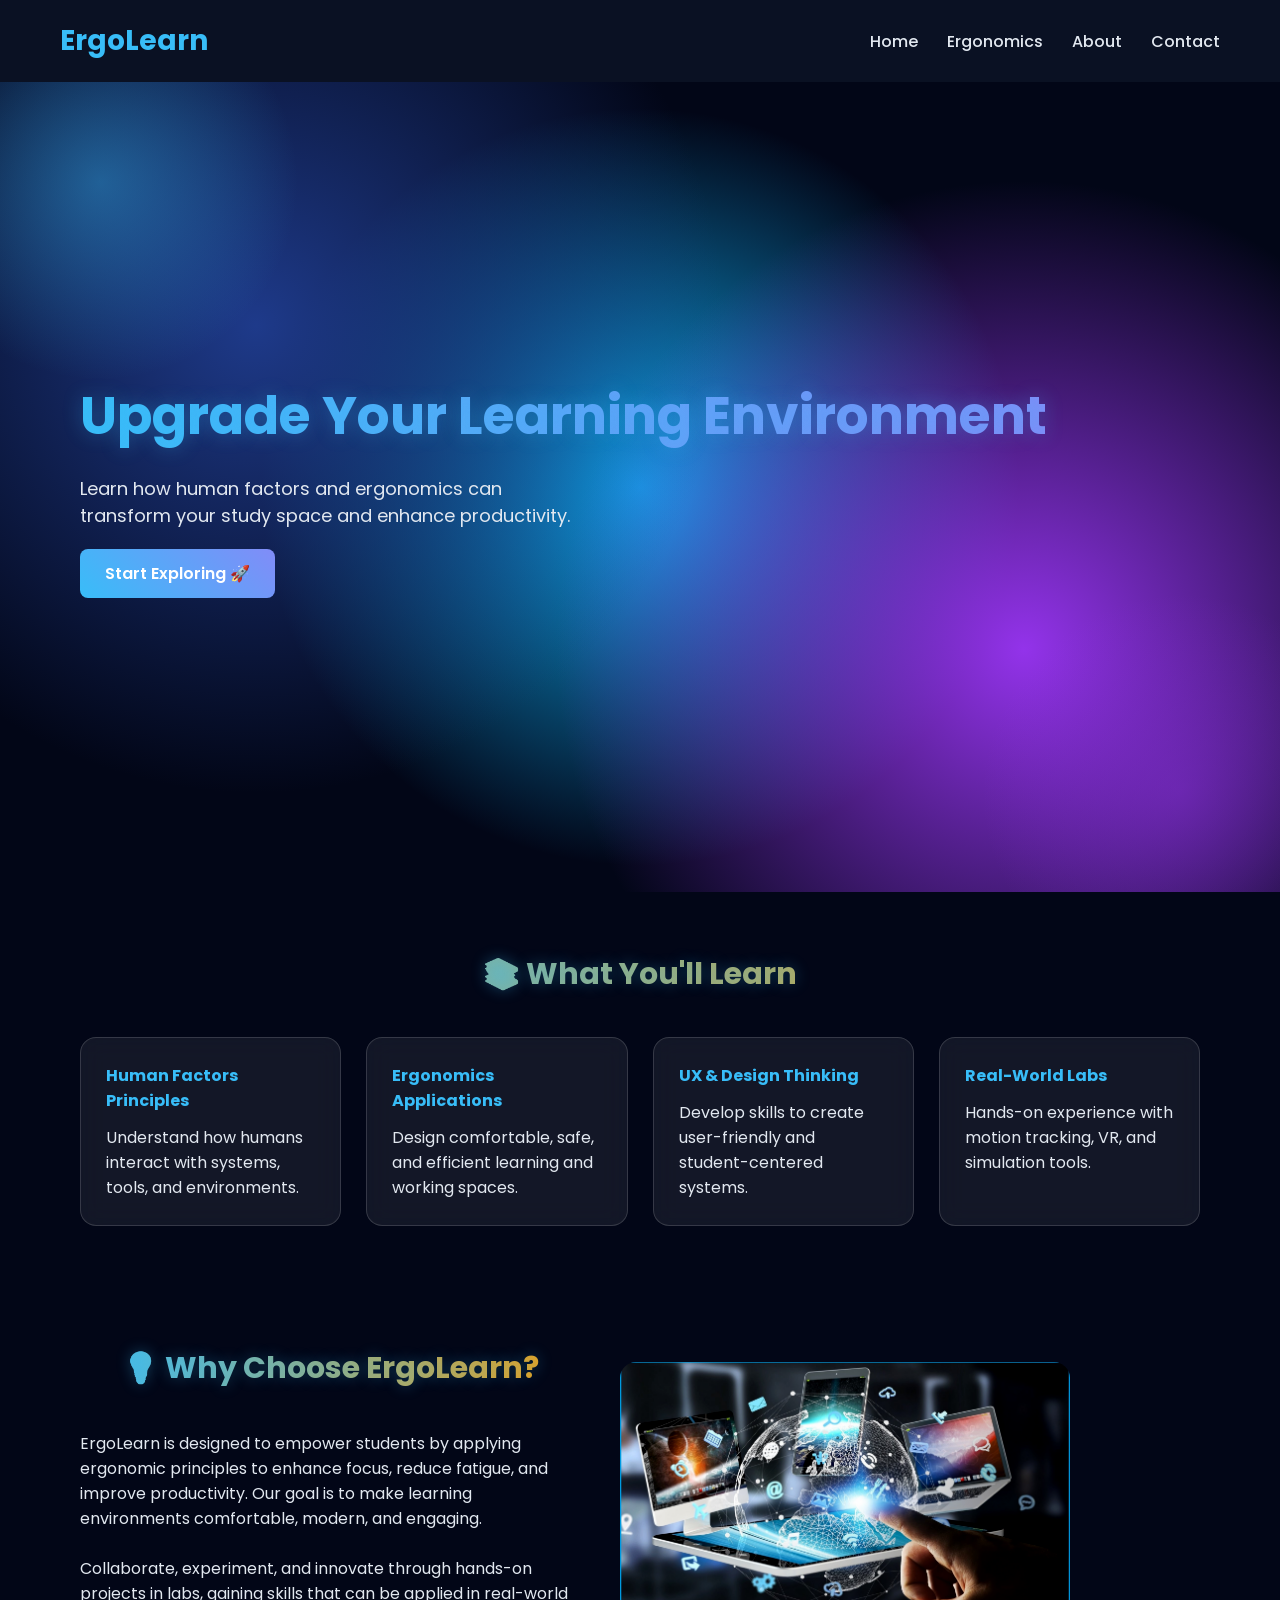
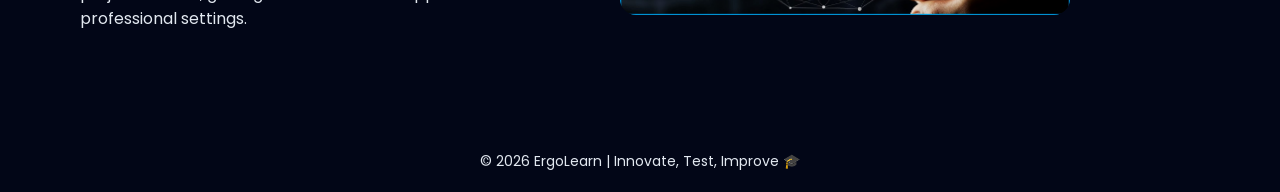
<file: index.html>
<!doctype html>
<html lang="en">
  <head>
    <meta charset="UTF-8" />
    <meta name="viewport" content="width=device-width, initial-scale=1.0" />
    <meta name="description" content="ErgoLearn helps students improve productivity through ergonomics and human factors." />
    <title>ErgoLearn | Human Factors & Ergonomics</title>

    <link rel="stylesheet" href="style.css"/>
    <link href="https://fonts.googleapis.com/css2?family=Poppins:wght@300;400;600&display=swap" rel="stylesheet"/>
    <link rel="icon" href="favicon.ico" />
  </head>

  <body>

    <header>

      <h1>ErgoLearn</h1>

      <nav>
        <a href="home.html" class="active">Home</a>
        <a href="ergonomics.html">Ergonomics</a>
        <a href="about.html">About</a>
        <a href="contact.html">Contact</a>
      </nav>

    </header>

    <section class="hero">
      <div class="hero-content">

        <h2>Upgrade Your Learning Environment</h2>

        <p>
          Learn how human factors and ergonomics can transform your study space
          and enhance productivity.
        </p>

        <button
          class="btn" onclick="document.getElementById('what-youll-learn').scrollIntoView({ behavior: 'smooth' })">
          Start Exploring 🚀
        </button>

      </div>
    </section>

    <section class="section" id="what-youll-learn">
      <h3>📚 What You'll Learn</h3>
      <div class="cards glass-cards">
        <div class="card">

          <h4>Human Factors Principles</h4>
          
          <p>
            Understand how humans interact with systems, tools, and environments.
          </p>

        </div>

        <div class="card">

          <h4>Ergonomics Applications</h4>

          <p>
            Design comfortable, safe, and efficient learning and working spaces.
          </p>

        </div>

        <div class="card">

          <h4>UX & Design Thinking</h4>

          <p>
            Develop skills to create user-friendly and student-centered systems.
          </p>

        </div>

        <div class="card">

          <h4>Real-World Labs</h4>

          <p>
            Hands-on experience with motion tracking, VR, and simulation tools.
          </p>

        </div>
      </div>
    </section>

    <section class="section about">
      <div class="about-text">

        <h3>💡 Why Choose ErgoLearn?</h3>
        
        <p>
          ErgoLearn is designed to empower students by applying ergonomic
          principles to enhance focus, reduce fatigue, and improve productivity.
          Our goal is to make learning environments comfortable, modern, and
          engaging.
        </p>
        <br/>
        <p>
          Collaborate, experiment, and innovate through hands-on projects in
          labs, gaining skills that can be applied in real-world professional
          settings.
        </p>
        
      </div>
      <img src="images/796f60e4-62a6-4f78-8976-dd2483066a4a.jfif" alt="students learning in lab" class="about-img"/>
    </section>

    <footer class="footer">
      <p>© 2026 ErgoLearn | Innovate, Test, Improve 🎓</p>
    </footer>
    
  </body>

</html>
</file>
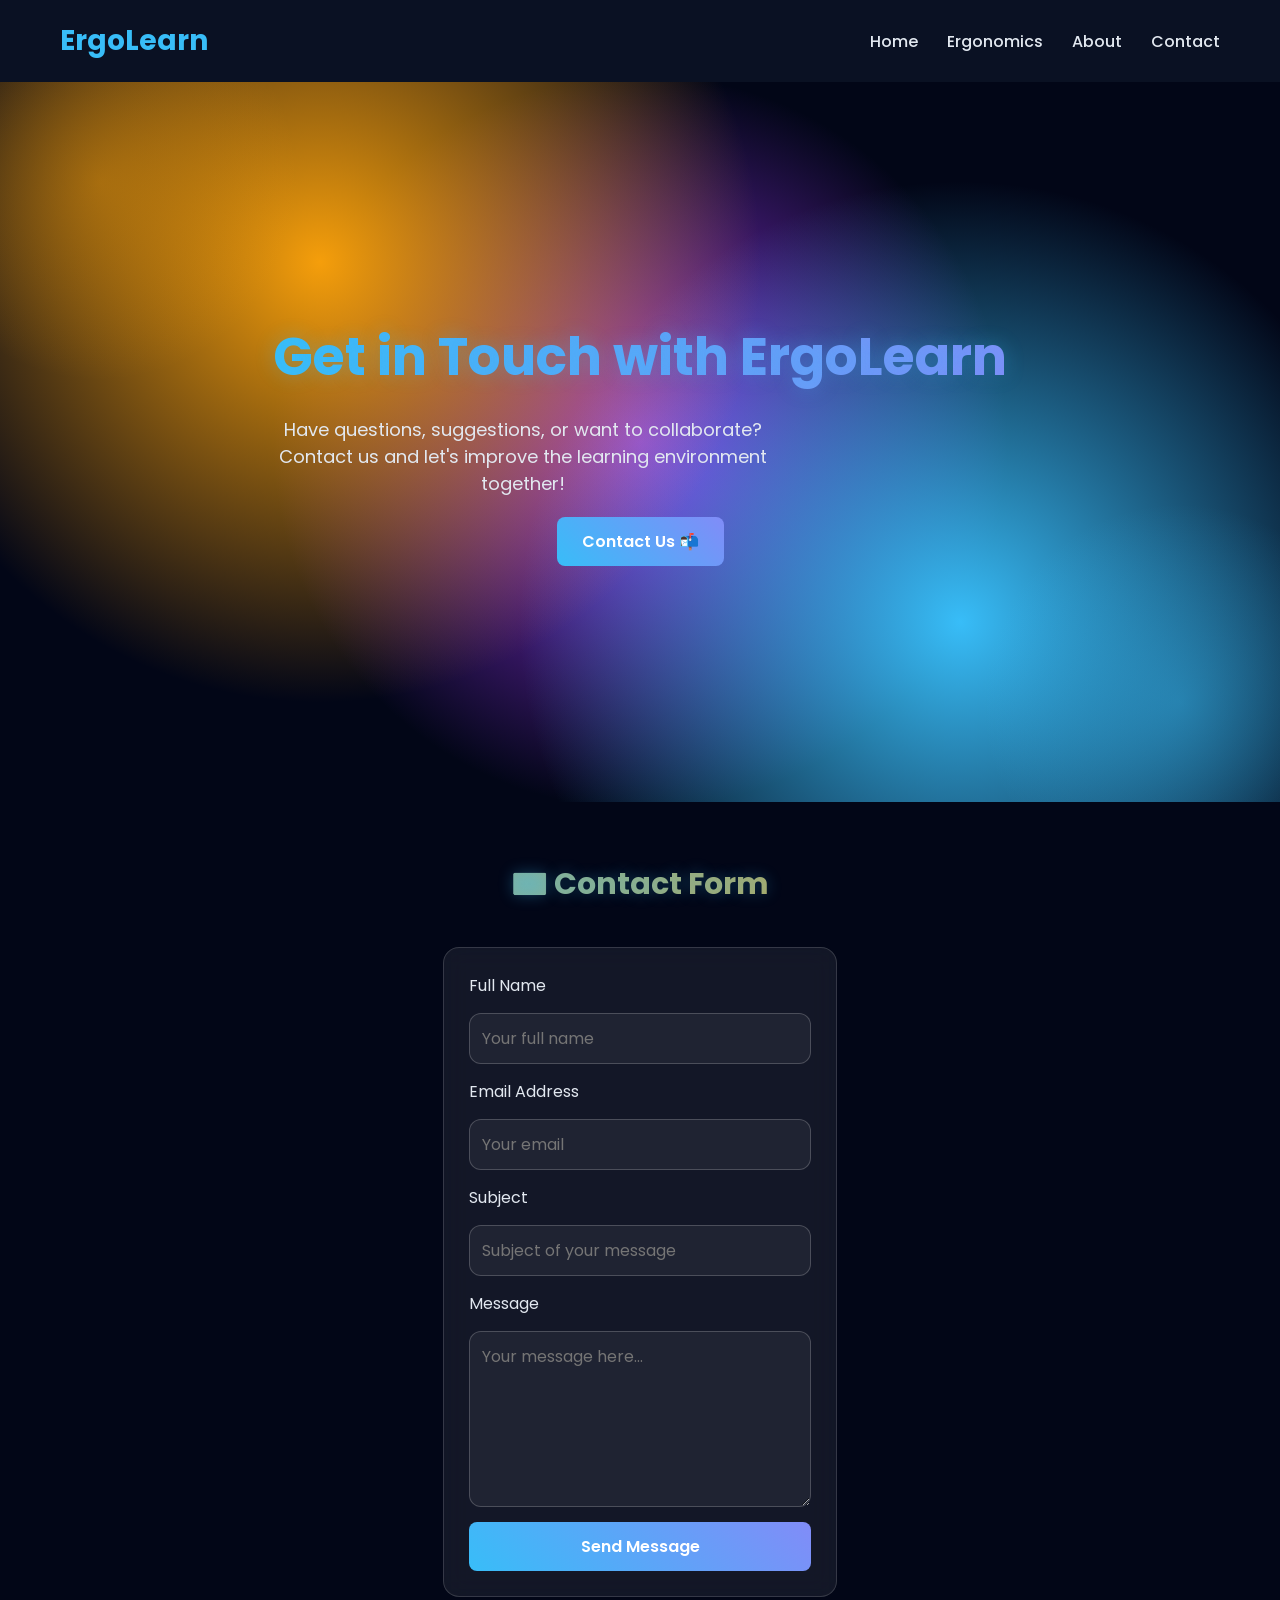
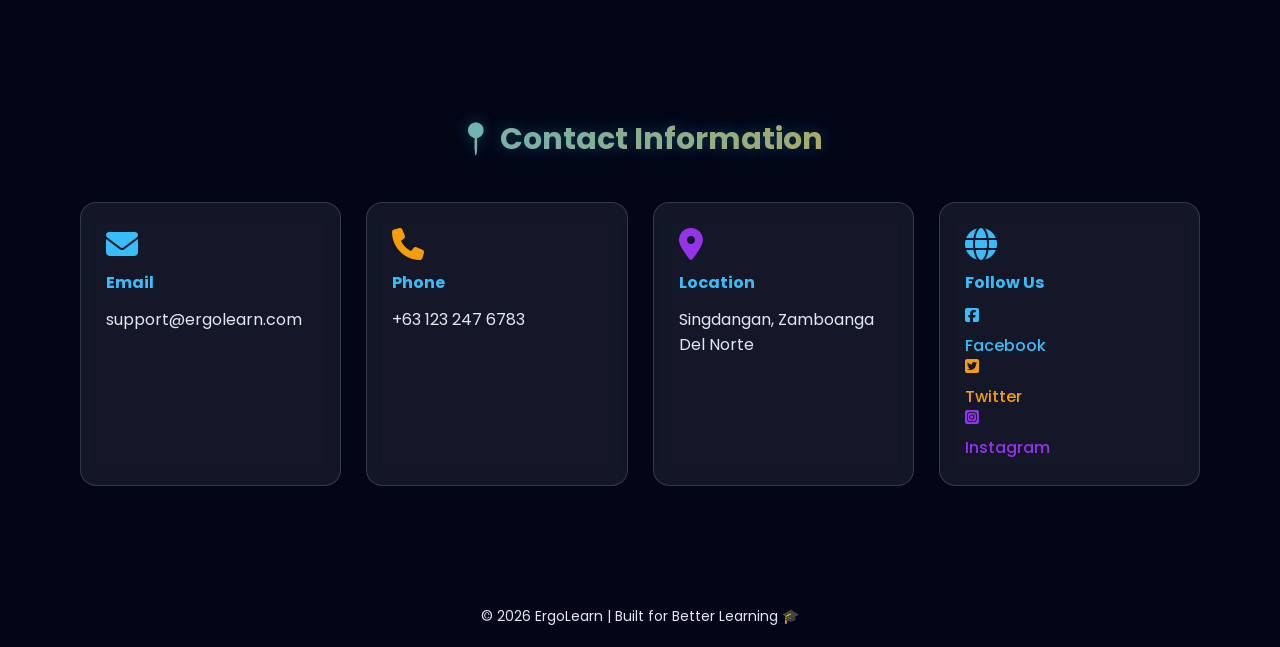
<file: contact.html>
<!doctype html>
<html lang="en">
  <head>
    <meta charset="UTF-8" />
    <meta name="viewport" content="width=device-width, initial-scale=1.0" />
    <title>Contact | ErgoLearn</title>

    <link rel="stylesheet" href="style.css"/>
    <link href="https://fonts.googleapis.com/css2?family=Poppins:wght@300;400;600&display=swap" rel="stylesheet"/>
    <link rel="stylesheet" href="https://cdnjs.cloudflare.com/ajax/libs/font-awesome/6.5.0/css/all.min.css" />
  </head>

  <body>

    <header>

      <h1>ErgoLearn</h1>

      <nav>
        <a href="home.html">Home</a>
        <a href="ergonomics.html">Ergonomics</a>
        <a href="about.html">About</a>
        <a href="contact.html">Contact</a>
      </nav>

    </header>

    <section class="hero contact-hero">
      <div class="hero-content">

        <h2>Get in Touch with ErgoLearn</h2>

        <p>
          Have questions, suggestions, or want to collaborate? Contact us and
          let's improve the learning environment together!
        </p>

        <button class="btn" onclick="document.getElementById('contact-form').scrollIntoView({ behavior: 'smooth' })">
          Contact Us 📬
        </button>

      </div>
    </section>

    <section class="section" id="contact-form">
      <h3>✉️ Contact Form</h3>
      <div class="cards glass-cards">

        <form class="card" action="#" method="POST">

          <label for="name">Full Name</label>
          <input
            type="text"
            id="name"
            name="name"
            placeholder="Your full name"
            required
          />

          <label for="email">Email Address</label>
          <input
            type="email"
            id="email"
            name="email"
            placeholder="Your email"
            required
          />

          <label for="subject">Subject</label>
          <input
            type="text"
            id="subject"
            name="subject"
            placeholder="Subject of your message"
            required
          />

          <label for="message">Message</label>
          <textarea
            id="message"
            name="message"
            rows="6"
            placeholder="Your message here..."
            required
          ></textarea>

          <button type="submit" class="btn">Send Message</button>

        </form>
      </div>
    </section>

    <section class="section contact-info">
      <h3>📍 Contact Information</h3>
      <div class="cards glass-cards">

        <div class="card">
          <i class="fas fa-envelope fa-2x" style="color: #38bdf8"></i>
          <h4>Email</h4>
          <p>support@ergolearn.com</p>
        </div>

        <div class="card">
          <i class="fas fa-phone fa-2x" style="color: #f59e0b"></i>
          <h4>Phone</h4>
          <p>+63 123 247 6783</p>
        </div>

        <div class="card">
          <i class="fas fa-map-marker-alt fa-2x" style="color: #9333ea"></i>
          <h4>Location</h4>
          <p>Singdangan, Zamboanga Del Norte</p>
        </div>

        <div class="card">
          <i class="fas fa-globe fa-2x" style="color: #38bdf8"></i>
          <h4>Follow Us</h4>

          <p>
            <a href="#" style="color: #38bdf8"
              ><i class="fab fa-facebook-square"></i> Facebook</a
            ><br />
            <a href="#" style="color: #f59e0b"
              ><i class="fab fa-twitter-square"></i> Twitter</a
            ><br />
            <a href="#" style="color: #9333ea"
              ><i class="fab fa-instagram-square"></i> Instagram</a
            >
          </p>

        </div>
      </div>
    </section>

    <footer class="footer">
      <p>© 2026 ErgoLearn | Built for Better Learning 🎓</p>
    </footer>

  </body>

</html>
</file>
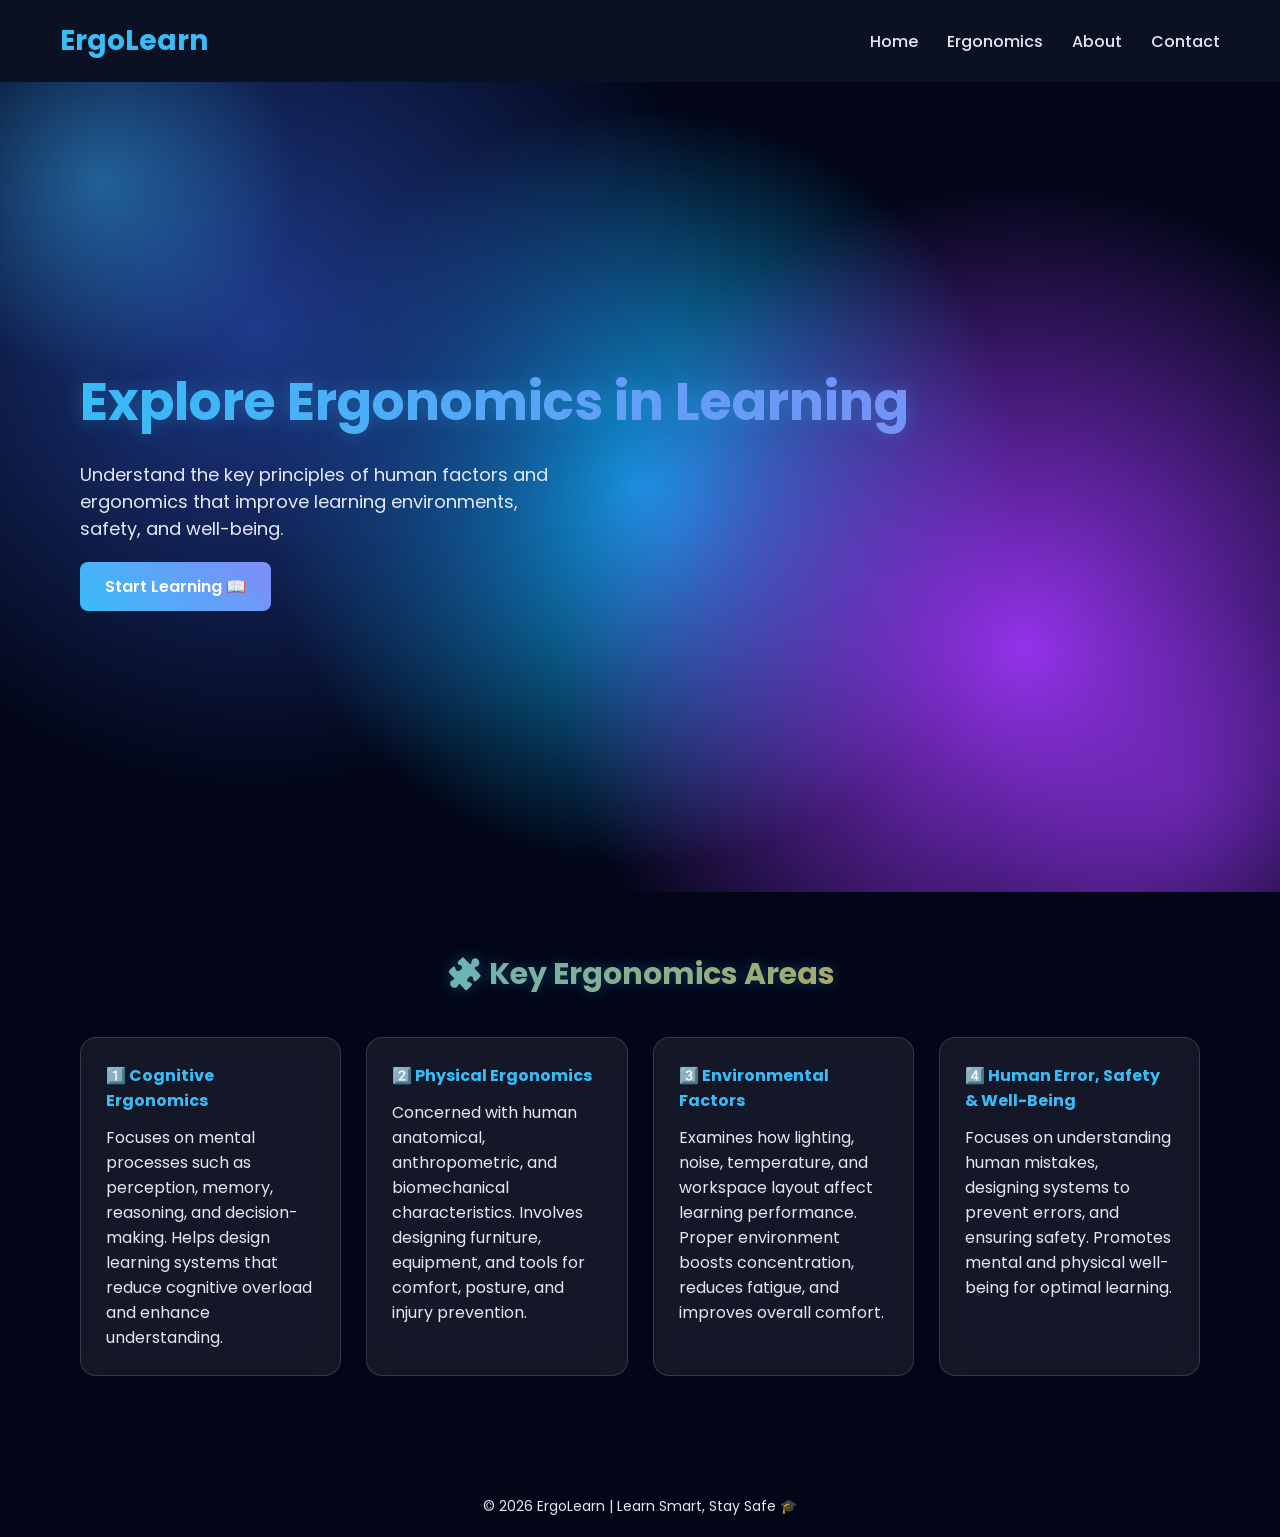
<file: ergonomics.html>
<!doctype html>
<html lang="en">
  <head>
    <meta charset="UTF-8" />
    <meta name="viewport" content="width=device-width, initial-scale=1.0" />
    <title>Ergonomics | ErgoLearn</title>

    <link rel="stylesheet" href="style.css"/>
    <link href="https://fonts.googleapis.com/css2?family=Poppins:wght@300;400;600&display=swap" rel="stylesheet"/>
  </head>

  <body>

    <header>

      <h1>ErgoLearn</h1>

      <nav>
        <a href="home.html">Home</a>
        <a href="ergonomics.html">Ergonomics</a>
        <a href="about.html">About</a>
        <a href="contact.html">Contact</a>
      </nav>

    </header>

    <section class="hero ergonomics-hero">
      <div class="hero-content">

        <h2>Explore Ergonomics in Learning</h2>

        <p>
          Understand the key principles of human factors and ergonomics that
          improve learning environments, safety, and well-being.
        </p>

        <button
          class="btn" onclick="document.getElementById('erg-cards').scrollIntoView({ behavior: 'smooth' })">
          Start Learning 📖
        </button>

      </div>
    </section>

    <section class="section" id="erg-cards">
      <h3>🧩 Key Ergonomics Areas</h3>
      <div class="cards glass-cards">
        
        <div class="card">

          <h4>1️⃣ Cognitive Ergonomics</h4>

          <p>
            Focuses on mental processes such as perception, memory, reasoning, and decision-making. Helps design learning systems that reduce cognitive overload and enhance understanding.
          </p>

        </div>

        <div class="card">

          <h4>2️⃣ Physical Ergonomics</h4>

          <p>
            Concerned with human anatomical, anthropometric, and biomechanical characteristics. Involves designing furniture, equipment, and tools for comfort, posture, and injury prevention.
          </p>

        </div>

        <div class="card">

          <h4>3️⃣ Environmental Factors</h4>

          <p>
            Examines how lighting, noise, temperature, and workspace layout affect learning performance. Proper environment boosts concentration, reduces fatigue, and improves overall comfort.
          </p>

        </div>

        <div class="card">

          <h4>4️⃣ Human Error, Safety & Well-Being</h4>

          <p>
            Focuses on understanding human mistakes, designing systems to prevent errors, and ensuring safety. Promotes mental and physical well-being for optimal learning.
          </p>

        </div>

      </div>
    </section>

    <footer class="footer">
      <p>© 2026 ErgoLearn | Learn Smart, Stay Safe 🎓</p>
    </footer>

  </body>

</html>
</file>
<file: style.css>
* {
  margin: 0;
  padding: 0;
  box-sizing: border-box;
  font-family: "Poppins", sans-serif;
}

body {
  background: #020617;
  color: #e2e8f0;
  scroll-behavior: smooth;
}

header {
  position: sticky;
  top: 0;
  backdrop-filter: blur(10px);
  background: rgba(15, 23, 42, 0.7);
  display: flex;
  justify-content: space-between;
  align-items: center;
  padding: 20px 60px;
  z-index: 1000;
}

header h1 {
  color: #38bdf8;
  font-size: 28px;
}

nav a {
  color: #e2e8f0;
  margin-left: 25px;
  text-decoration: none;
  font-weight: 500;
  transition: 0.3s;
}

nav a:hover {
  color: #38bdf8;
}

.hero {
  height: 90vh;
  display: flex;
  align-items: center;
  padding: 0 80px;
  position: relative;
  overflow: hidden;
  background:
    radial-gradient(circle at 20% 30%, #1e3a8a, transparent 40%),
    radial-gradient(circle at 80% 70%, #9333ea, transparent 40%),
    radial-gradient(circle at 50% 50%, #0ea5e9, transparent 50%), #020617;
}

.hero::before,
.hero::after {
  content: "";
  position: absolute;
  width: 400px;
  height: 400px;
  border-radius: 50%;
  animation: float 10s infinite alternate ease-in-out;
}

.hero::before {
  background: radial-gradient(circle, rgba(56, 189, 248, 0.4), transparent 70%);
  top: -100px;
  left: -100px;
}

.hero::after {
  background: radial-gradient(circle, rgba(147, 51, 234, 0.4), transparent 70%);
  bottom: -100px;
  right: -100px;
  animation-delay: 3s;
}

@keyframes float {
  from {
    transform: translate(0, 0);
  }
  to {
    transform: translate(50px, 50px);
  }
}

.hero-content h2 {
  font-size: 52px;
  background: linear-gradient(to right, #38bdf8, #818cf8);
  -webkit-background-clip: text;
  color: transparent;
  text-shadow: 0 0 20px rgba(56, 189, 248, 0.3);
}

.hero-content p {
  margin: 20px 0;
  max-width: 500px;
  font-size: 18px;
  line-height: 1.5;
}

.btn {
  padding: 12px 25px;
  border: none;
  background: linear-gradient(45deg, #38bdf8, #818cf8);
  color: white;
  border-radius: 8px;
  cursor: pointer;
  font-weight: 600;
  font-size: 16px;
  transition: 0.3s;
}

.btn:hover {
  transform: scale(1.05);
  box-shadow: 0 0 15px #38bdf8;
}

.section {
  padding: 60px 80px;
}

.section h3 {
  text-align: center;
  margin-bottom: 40px;
  font-size: 30px;
  background: linear-gradient(to right, #38bdf8, #f59e0b);
  -webkit-background-clip: text;
  color: transparent;
  text-shadow: 0 0 15px rgba(56, 189, 248, 0.3);
}

.cards {
  display: grid;
  grid-template-columns: repeat(auto-fit, minmax(250px, 1fr));
  gap: 25px;
}

.card {
  background: rgba(255, 255, 255, 0.05);
  border-radius: 16px;
  padding: 25px;
  backdrop-filter: blur(12px);
  border: 1px solid rgba(255, 255, 255, 0.1);
  transition: 0.3s;
}

.card:hover {
  transform: translateY(-10px) scale(1.03);
  box-shadow: 0 0 25px rgba(56, 189, 248, 0.4);
  background: rgba(255, 255, 255, 0.12);
}

.card h4 {
  margin-bottom: 12px;
  color: #38bdf8;
}

.about {
  display: flex;
  flex-wrap: wrap;
  align-items: center;
  gap: 40px;
}

.about-text {
  max-width: 500px;
}

.about-img {
  width: 100%;
  max-width: 450px;
  border-radius: 16px;
  filter: brightness(0.95) contrast(1.1);
  transition: 0.3s;
}

.about-img:hover {
  transform: scale(1.03);
  box-shadow: 0 0 25px rgba(56, 189, 248, 0.3);
}

.glass-cards .card {
  background: rgba(255, 255, 255, 0.07);
  border-radius: 16px;
  padding: 25px;
  backdrop-filter: blur(12px);
  border: 1px solid rgba(255, 255, 255, 0.15);
  transition: 0.3s;
}

.glass-cards .card:hover {
  transform: translateY(-10px) scale(1.03);
  box-shadow: 0 0 25px rgba(56, 189, 248, 0.4);
  background: rgba(255, 255, 255, 0.12);
}

.glass-cards .card h4 {
  color: #38bdf8;
}

.footer {
  text-align: center;
  padding: 20px;
  background: #020617;
  margin-top: 40px;
  font-size: 14px;
}

@media (max-width: 900px) {
  header {
    padding: 20px 30px;
  }

  .hero-content h2 {
    font-size: 40px;
  }

  .hero-content p {
    max-width: 100%;
  }

  .section {
    padding: 40px 30px;
  }

  .about {
    flex-direction: column;
  }
}

@media (max-width: 500px) {
  header {
    flex-direction: column;
    gap: 10px;
  }

  nav a {
    margin-left: 0;
    margin-right: 20px;
  }

  .hero-content h2 {
    font-size: 32px;
  }

  .hero-content p {
    font-size: 16px;
  }

  .btn {
    width: 100%;
    text-align: center;
  }
}

.contact-hero {
  background:
    radial-gradient(circle at 25% 25%, #f59e0b, transparent 40%),
    radial-gradient(circle at 75% 75%, #38bdf8, transparent 40%),
    radial-gradient(circle at 50% 50%, #9333ea, transparent 50%), #020617;
  height: 80vh;
  display: flex;
  align-items: center;
  justify-content: center;
  text-align: center;
  position: relative;
}

.contact-hero::before,
.contact-hero::after {
  content: "";
  position: absolute;
  width: 400px;
  height: 400px;
  border-radius: 50%;
  animation: float 10s infinite alternate ease-in-out;
}

.contact-hero::before {
  top: -100px;
  left: -100px;
  background: radial-gradient(circle, rgba(245, 158, 11, 0.4), transparent 70%);
}

.contact-hero::after {
  bottom: -100px;
  right: -100px;
  background: radial-gradient(circle, rgba(56, 189, 248, 0.4), transparent 70%);
  animation-delay: 3s;
}

form.card {
  display: flex;
  flex-direction: column;
  gap: 15px;
  max-width: 500px;
  margin: auto;
}

form.card input,
form.card textarea {
  padding: 12px;
  border-radius: 12px;
  border: 1px solid rgba(255, 255, 255, 0.2);
  background: rgba(255, 255, 255, 0.05);
  color: #e2e8f0;
  font-size: 16px;
  outline: none;
  transition: 0.3s;
}

form.card input:focus,
form.card textarea:focus {
  border: 1px solid #38bdf8;
  backdrop-filter: blur(10px);
  box-shadow: 0 0 15px #38bdf8;
}

.contact-info .card i {
  display: block;
  margin-bottom: 10px;
}

.contact-info .card a {
  text-decoration: none;
  font-weight: 500;
  transition: 0.3s;
}

.contact-info .card a:hover {
  color: #818cf8;
  transform: scale(1.05);
}

.map-container {
  margin-top: 30px;
}

@media (max-width: 900px) {
  form.card {
    width: 100%;
  }
  .contact-info .cards {
    grid-template-columns: 1fr;
  }
}

@media (max-width: 500px) {
  form.card {
    padding: 20px;
  }
}
</file>
